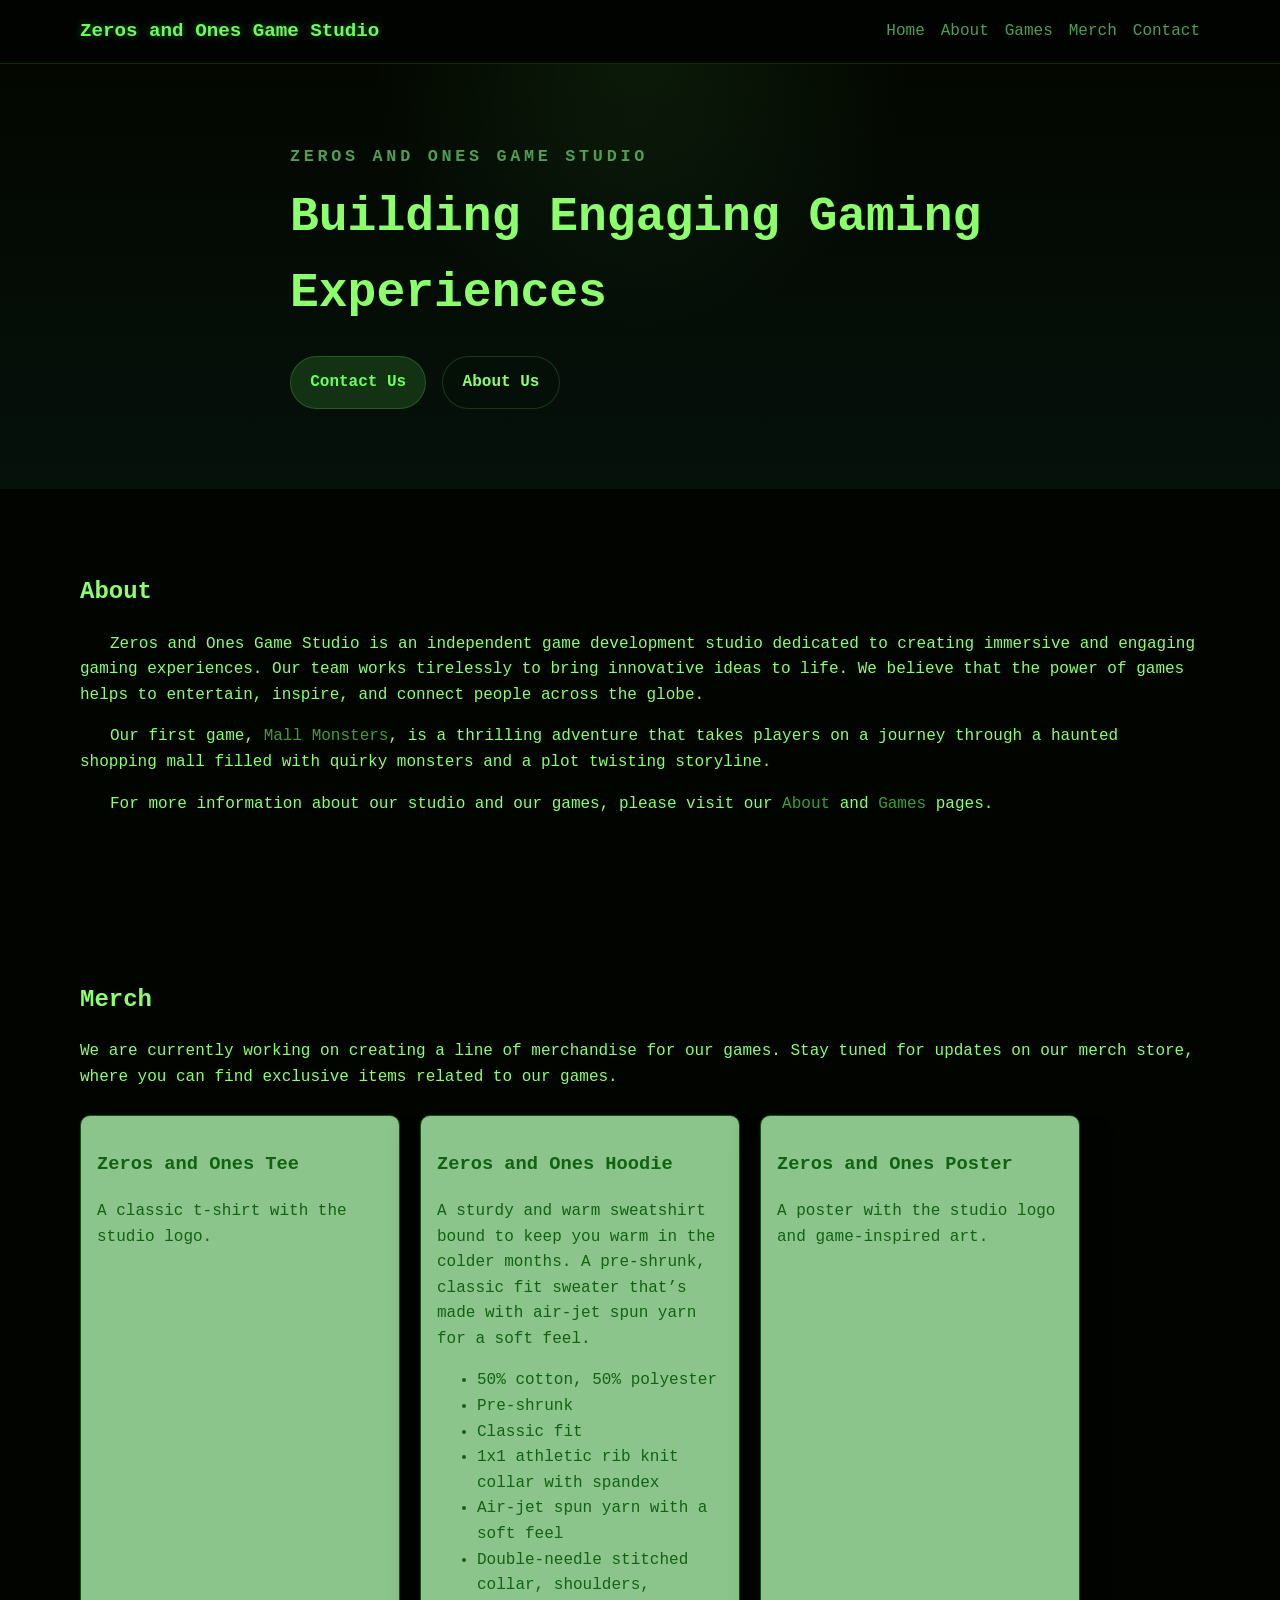
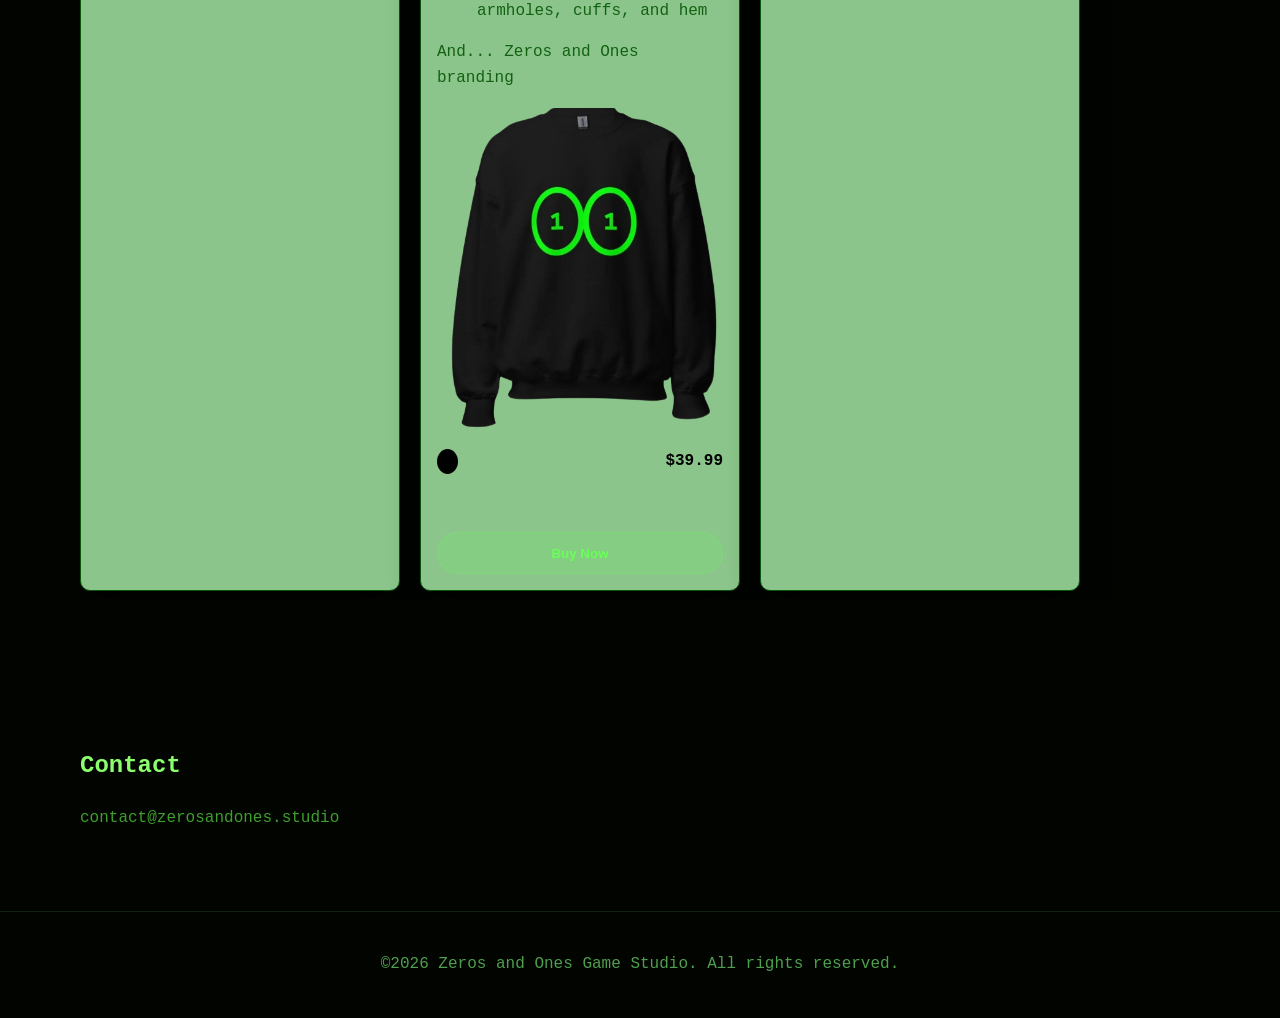
<file: index.html>
<!DOCTYPE html>
<html lang="en">
  <head>
    <meta charset="UTF-8" />
    <meta name="viewport" content="width=device-width, initial-scale=1.0" />
    <title>Home | Zeros and Ones Game Studio</title>
    <meta
      name="description"
      content="A simple, easy-to-edit website starter template.">
    <link rel="stylesheet" href="style.css" />
    <link rel="icon" href="Images/favicon.ico" type="image/png" />
  </head>
  <body>
    <header class="site-header">
      <div class="container nav-bar">
        <a class="brand" href="#home">Zeros and Ones Game Studio</a>
        <button class="nav-toggle" aria-label="Toggle navigation" aria-expanded="false">
          ☰
        </button>
        <nav class="site-nav" aria-label="Primary navigation">
          <a href="#home">Home</a>
          <a href="about">About</a>
          <a href="games">Games</a>
          <a href="#merch">Merch</a>
          <a href="#contact">Contact</a>
        </nav>
      </div>
    </header>

    <main id="home">
      <section class="hero">
        <div class="container hero-content">
          <p class="eyebrow">Zeros and Ones Game Studio</p>
          <h1>Building Engaging Gaming Experiences</h1>
          <div class="hero-actions">
            <a class="btn btn-primary" href="#contact">Contact Us</a>
            <a class="btn btn-secondary" href="#about">About Us</a>
          </div>
        </div>
      </section>

      <section id="about" class="section">
        <div class="container">
          <h2>About</h2>
          
            <p style="text-indent: 30px;">Zeros and Ones Game Studio is an independent game development studio dedicated to creating immersive and engaging gaming experiences. Our team works tirelessly to bring innovative ideas to life. We believe that the power of games helps to entertain, inspire, and connect people across the globe.</p>
            
              <p style="text-indent: 30px;">Our first game, <a href="Game/mall-monsters">Mall Monsters</a>, is a thrilling adventure that takes players on a journey through a haunted shopping mall filled with quirky monsters and a plot twisting storyline.</p>
              
                <p style="text-indent: 30px;">For more information about our studio and our games, please visit our <a href="about.html">About</a> and <a href="games.html">Games</a> pages.</p>
    
          
            
        </div>
      </section>

     
          
      <section id="merch" class="section">
        <div class="container">
          <h2>Merch</h2>
          <p>
            We are currently working on creating a line of merchandise for our games.
            Stay tuned for updates on our merch store, where you can find exclusive
            items related to our games.
          </p>
          <div class="merch-grid">
            <div class="merch-item">
              <h3 class="merch-item-text">Zeros and Ones Tee</h3>
              <p class="merch-item-text">A classic t-shirt with the studio logo.</p>
            </div>
            <div class="merch-item">
              <h3 class="merch-item-text">Zeros and Ones Hoodie</h3>
              <p class="merch-item-text">A sturdy and warm sweatshirt bound to keep you warm in the 
                colder months. A pre-shrunk, classic fit sweater that’s made with air-jet spun yarn for a soft feel.
                <ul class="merch-item-text">
                  <li>50% cotton, 50% polyester</li>
                  <li>Pre-shrunk</li>
                  <li>Classic fit</li>
                  <li>1x1 athletic rib knit collar with spandex</li>
                  <li>Air-jet spun yarn with a soft feel</li>
                  <li>Double-needle stitched collar, shoulders, armholes, cuffs, and hem</li>
                </ul>
                <p class="merch-item-text">And... Zeros and Ones branding</p>
                <img src="Images/Merch/Hoodie.png" alt="Zeros and Ones Hoodie" class="merch-item-image" />
                <div class="row">
                  <div class="circle" style="background: black"></div>
                  <p>‎ ‎ ‎ ‎ ‎ ‎ ‎ ‎ ‎ ‎ ‎ ‎ ‎ ‎ ‎ ‎ ‎ ‎ ‎ ‎ ‎ ‎ ‎ </p>
                  <b style=" color: #000">$39.99</b>
                </div>
                <button style="width: 100%;" class="btn btn-primary" onclick="window.location.href='https://zeros-and-ones-game-studio.printful.me/product/zeros-and-ones-sweatshirt'">Buy Now</button>
            </div>
            <div class="merch-item">
              <h3 class="merch-item-text">Zeros and Ones Poster</h3>
              <p class="merch-item-text">A poster with the studio logo and game-inspired art.</p>
            </div>
          </div>
        </div>
      </section>


      <section id="contact" class="section">
        <div class="container">
          <h2>Contact</h2>
          <p>
            <a href="mailto:contact@zerosandones.studio">contact@zerosandones.studio</a>
          </p>
        </div>
      </section>
    </main>

    <footer class="site-footer">
      <div class="container">
        <p>©<span id="year"></span> Zeros and Ones Game Studio. All rights reserved.</p>
      </div>
    </footer>

    <script src="script.js"></script>
  </body>
</html>
</file>
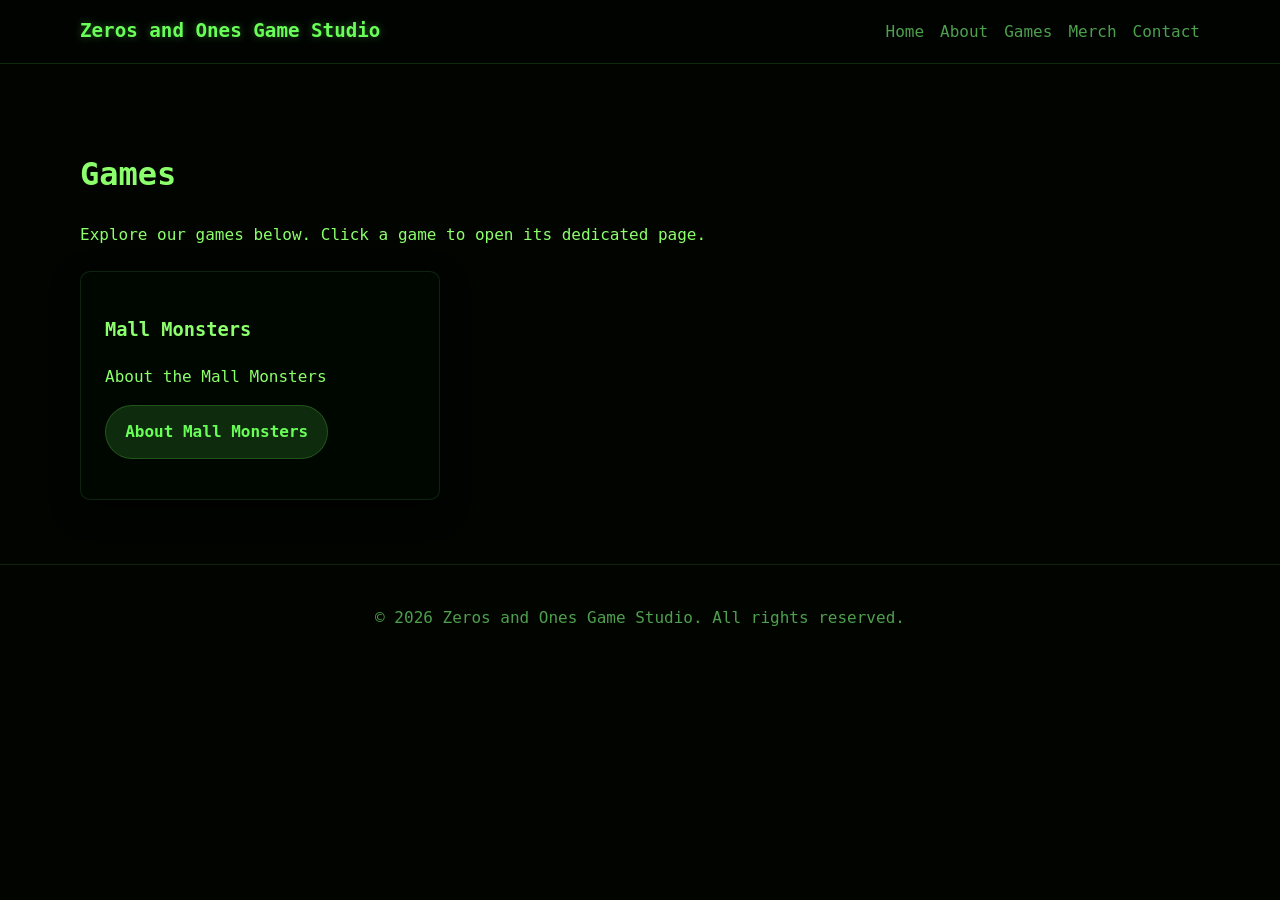
<file: Games/index.html>
<!DOCTYPE html>
<html lang="en">
	<head>
		<meta charset="UTF-8" />
		<meta name="viewport" content="width=device-width, initial-scale=1.0" />
		<title>Games | Zeros and Ones Game Studio</title>
		<meta name="description" content="Games by Zeros and Ones Game Studio" />
		<link rel="stylesheet" href="../style.css" />
		<link rel="icon" href="../Images/favicon.ico" type="image/png" />
	</head>
	<body>
		<header class="site-header">
			<div class="container nav-bar">
				<a class="brand" href="../index.html#home">Zeros and Ones Game Studio</a>
				<button class="nav-toggle" aria-label="Toggle navigation" aria-expanded="false">☰</button>
				<nav class="site-nav" aria-label="Primary navigation">
					<a href="../index.html#home">Home</a>
					<a href="../index.html#about">About</a>
					<a href="../index.html#games">Games</a>
					<a href="../index.html#merch">Merch</a>
					<a href="../index.html#contact">Contact</a>
				</nav>
			</div>
		</header>

		<main class="section">
			<div class="container">
				<h1>Games</h1>
				<p>Explore our games below. Click a game to open its dedicated page.</p>

				<div class="card-grid">
					<article class="card">
							<h3>Mall Monsters</h3>
							<p>About the Mall Monsters</p>
							<p><a class="btn btn-primary" href="mall-monsters.html">About Mall Monsters</a></p>
						</article>
				</div>
			</div>
		</main>

		<footer class="site-footer">
			<div class="container">
				<p>© <span id="year"></span> Zeros and Ones Game Studio. All rights reserved.</p>
			</div>
		</footer>

		<script src="../script.js"></script>
	</body>
</html>
</file>
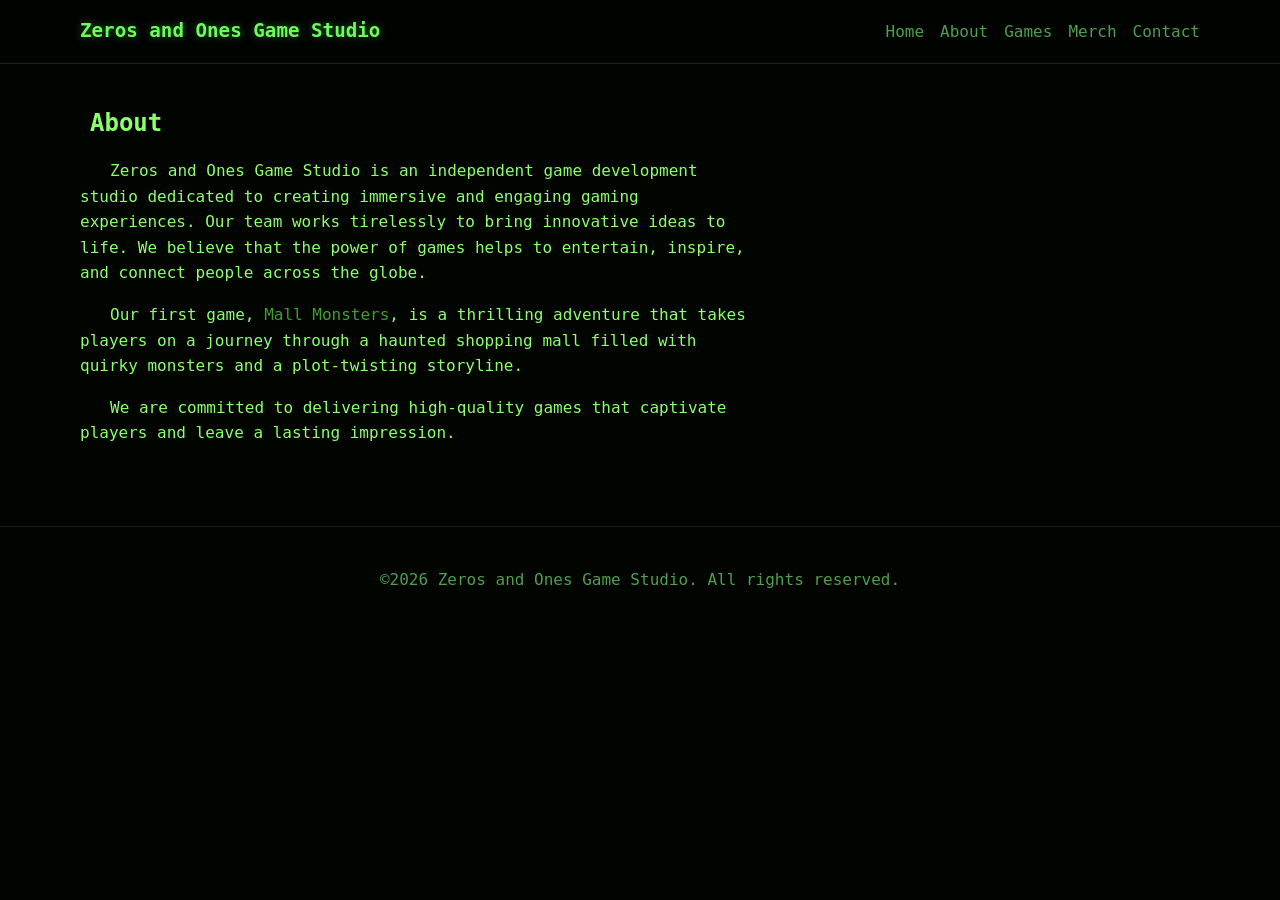
<file: about.html>
<!DOCTYPE html>
<html lang="en">
  <head>
    <meta charset="UTF-8" />
    <meta name="viewport" content="width=device-width, initial-scale=1.0" />
    <title>About | Zeros and Ones Game Studio</title>
    <meta
      name="description"
      content="A simple, easy-to-edit website starter template.">
    <link rel="stylesheet" href="style.css" />
    <link rel="icon" href="Images/favicon.ico" type="image/png" />
  </head>
  <body>
    <header class="site-header">
      <div class="container nav-bar">
        <a class="brand" href="index.html">Zeros and Ones Game Studio</a>
        <button class="nav-toggle" aria-label="Toggle navigation" aria-expanded="false">
          ☰
        </button>
        <nav class="site-nav" aria-label="Primary navigation">
          <a href="index.html#home">Home</a>
          <a href="about">About</a>
          <a href="games">Games</a>
          <a href="index.html#merch">Merch</a>
          <a href="index.html#contact">Contact</a>
        </nav>
      </div>
    </header>

    <main class="page-content container">
      <h2 style="text-indent: 10px;">About</h2>

      <p style="text-indent: 30px;">
        Zeros and Ones Game Studio is an independent game development studio
        dedicated to creating immersive and engaging gaming experiences. Our team
        works tirelessly to bring innovative ideas to life. We believe that the
        power of games helps to entertain, inspire, and connect people across
        the globe.
      </p>

      <p style="text-indent: 30px;">
        Our first game,
        <a href="Games/mall-monsters">Mall Monsters</a>, is a thrilling
        adventure that takes players on a journey through a haunted shopping
        mall filled with quirky monsters and a plot-twisting storyline.
      </p>

      <p style="text-indent: 30px;">
        We are committed to delivering high-quality games that captivate players
        and leave a lasting impression.
      </p>
    </main>
    <footer class="site-footer">
      <div class="container">
        <p>©<span id="year"></span> Zeros and Ones Game Studio. All rights reserved.</p>
      </div>
    </footer>

    <script src="script.js"></script>
  </body>
</html>
</file>
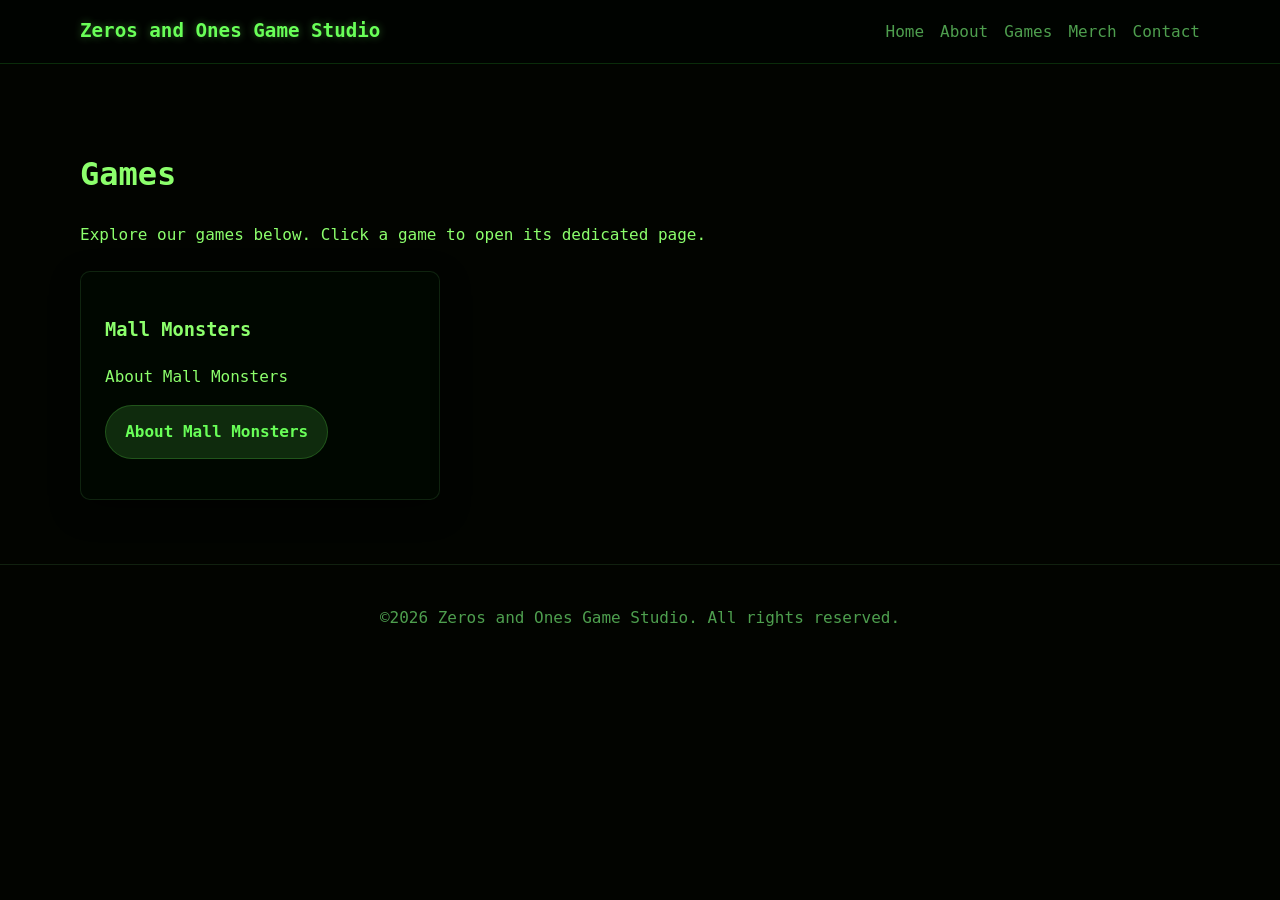
<file: games.html>
<!DOCTYPE html>
<html lang="en">
	<head>
		<meta charset="UTF-8" />
		<meta name="viewport" content="width=device-width, initial-scale=1.0" />
		<title>Games | Zeros and Ones Game Studio</title>
		<meta name="description" content="Games by Zeros and Ones Game Studio" />
		<link rel="stylesheet" href="style.css" />
		<link rel="icon" href="Images/favicon.ico" type="image/png" />
	</head>
	<body>
		<header class="site-header">
			<div class="container nav-bar">
				<a class="brand" href="index.html#home">Zeros and Ones Game Studio</a>
				<button class="nav-toggle" aria-label="Toggle navigation" aria-expanded="false">☰</button>
				<nav class="site-nav" aria-label="Primary navigation">
					<a href="index.html">Home</a>
					<a href="about">About</a>
					<a href="games">Games</a>
					<a href="index.html#merch">Merch</a>
					<a href="index.html#contact">Contact</a>
				</nav>
			</div>
		</header>

		<main class="section">
			<div class="container">
				<h1>Games</h1>
				<p>Explore our games below. Click a game to open its dedicated page.</p>

				<div class="card-grid">
					<article class="card">
							<h3>Mall Monsters</h3>
							<p>About Mall Monsters</p>
							<p><a class="btn btn-primary" href="Game/mall-monsters">About Mall Monsters</a></p>
						</article>
				</div>
			</div>
		</main>

		<footer class="site-footer">
			<div class="container">
				<p>©<span id="year"></span> Zeros and Ones Game Studio. All rights reserved.</p>
			</div>
		</footer>

		<script src="../script.js"></script>
	</body>
</html>
</file>
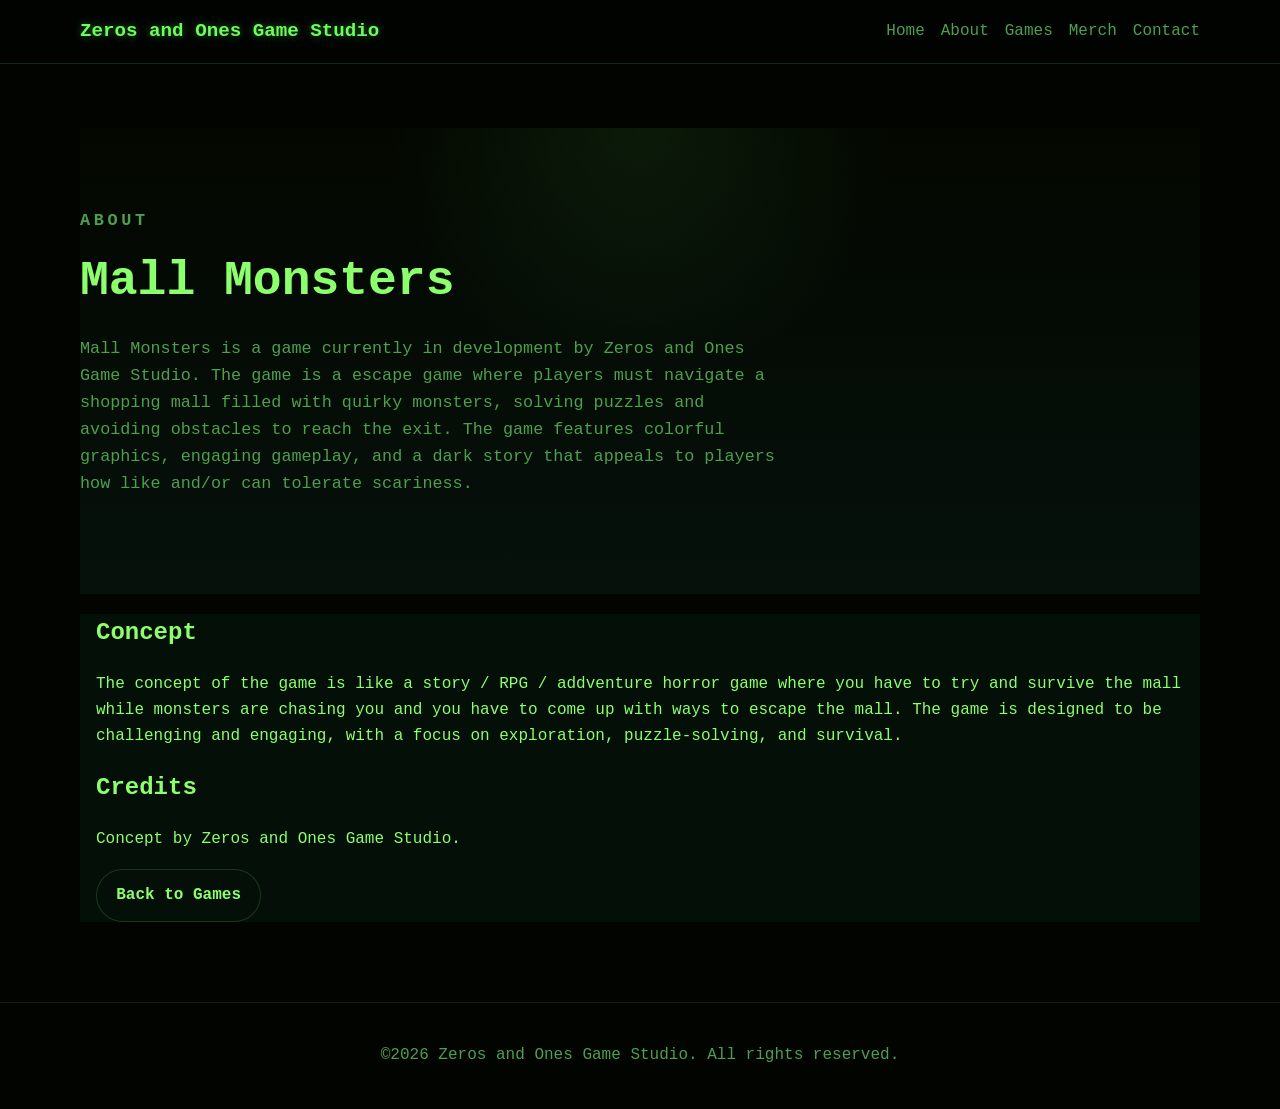
<file: Game/mall-monsters.html>
<!DOCTYPE html>
<html lang="en">
	<head>
		<meta charset="utf-8" />
		<meta name="viewport" content="width=device-width, initial-scale=1" />
		<title>Mall Monsters | Zeros and Ones</title>
		<link rel="stylesheet" href="../style.css" />
		<link rel="icon" href="../Images/favicon.ico" type="image/png" />
	</head>
	<body>
		<header class="site-header">
			<div class="container nav-bar">
				<a class="brand" href="../index.html">Zeros and Ones Game Studio</a>
				<button class="nav-toggle" aria-label="Toggle navigation" aria-expanded="false">☰</button>
				<nav class="site-nav" aria-label="Primary navigation">
					<a href="../index.html">Home</a>
					<a href="../about">About</a>
					<a href="../games">Games</a>
					<a href="../index.html#merch">Merch</a>
					<a href="../index.html#contact">Contact</a>
				</nav>
			</div>
		</header>
		<main class="section">
			<div class="container">
				<section class="hero">
					<div class="hero-content">
						<p class="eyebrow">About</p>
						<h1>Mall Monsters</h1>
						<p>
							Mall Monsters is a game currently in development by Zeros and Ones Game Studio. The game is a escape game where players must navigate a shopping mall filled with quirky monsters, solving puzzles and avoiding obstacles to reach the exit. The game features colorful graphics, engaging gameplay, and a dark story that appeals to players how like and/or can tolerate scariness.
						</p>
					</div>
				</section>

				<section class="section-alt">
					<div class="container">
						<h2>Concept</h2>
						<p>
							The concept of the game is like a story / RPG / addventure horror game where you have to try and survive the mall while monsters
							are chasing you and you have to come up with ways to escape the mall. The game is designed to be challenging and engaging, with a focus on exploration, puzzle-solving, and survival.
						</p>
						<h2>Credits</h2>
						<p>Concept by Zeros and Ones Game Studio.</p>

						<p><a class="btn btn-secondary" href="../games">Back to Games</a></p>
					</div>
				</section>
			</div>
		</main>
		

		<footer class="site-footer">
			<div class="container">
				<p>©<span id="year"></span> Zeros and Ones Game Studio. All rights reserved.</p>
			</div>
		</footer>

		<script src="../script.js"></script>
	</body>
</html>
</file>
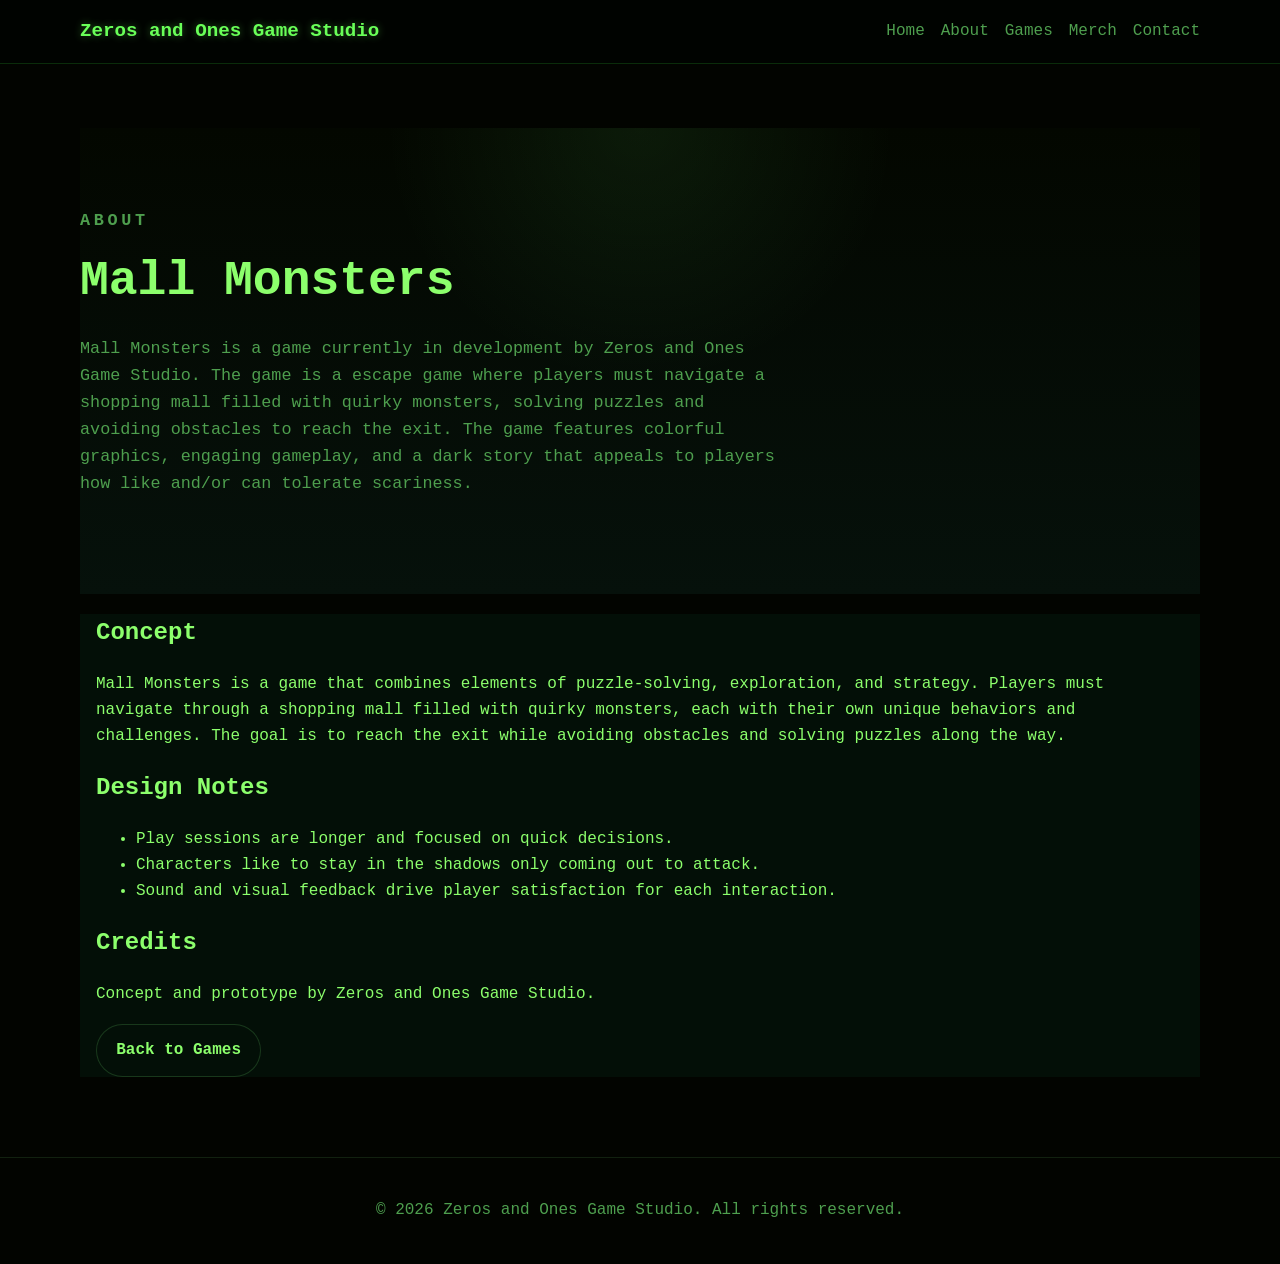
<file: Games/mall-monsters.html>
<!DOCTYPE html>
<html lang="en">
	<head>
		<meta charset="utf-8" />
		<meta name="viewport" content="width=device-width, initial-scale=1" />
		<title>Mall Monsters | Zeros and Ones</title>
		<link rel="stylesheet" href="../style.css" />
		<link rel="icon" href="../Images/favicon.ico" type="image/png" />
	</head>
	<body>
		<header class="site-header">
			<div class="container nav-bar">
				<a class="brand" href="../index.html#home">Zeros and Ones Game Studio</a>
				<button class="nav-toggle" aria-label="Toggle navigation" aria-expanded="false">☰</button>
				<nav class="site-nav" aria-label="Primary navigation">
					<a href="../index.html#home">Home</a>
					<a href="../about.html">About</a>
					<a href="../games.html">Games</a>
					<a href="../index.html#merch">Merch</a>
					<a href="../index.html#contact">Contact</a>
				</nav>
			</div>
		</header>

		


		
		<main class="section">
			<div class="container">
				<section class="hero">
					<div class="hero-content">
						<p class="eyebrow">About</p>
						<h1>Mall Monsters</h1>
						<p>
							Mall Monsters is a game currently in development by Zeros and Ones Game Studio. The game is a escape game where players must navigate a shopping mall filled with quirky monsters, solving puzzles and avoiding obstacles to reach the exit. The game features colorful graphics, engaging gameplay, and a dark story that appeals to players how like and/or can tolerate scariness.
						</p>
					</div>
				</section>

				<section class="section-alt">
					<div class="container">
						<h2>Concept</h2>
						<p>
							Mall Monsters is a game that combines elements of puzzle-solving, exploration, and strategy. Players must navigate through a shopping mall filled with quirky monsters, each with their own unique behaviors and challenges. The goal is to reach the exit while avoiding obstacles and solving puzzles along the way.
						</p>

						<h2>Design Notes</h2>
						<ul>
							<li>Play sessions are longer and focused on quick decisions.</li>
							<li>Characters like to stay in the shadows only coming out to attack.</li>
							<li>Sound and visual feedback drive player satisfaction for each interaction.</li>
						</ul>

						<h2>Credits</h2>
						<p>Concept and prototype by Zeros and Ones Game Studio.</p>

						<p><a class="btn btn-secondary" href="../games.html">Back to Games</a></p>
					</div>
				</section>
			</div>
		</main>
		

		<footer class="site-footer">
			<div class="container">
				<p>© <span id="year"></span> Zeros and Ones Game Studio. All rights reserved.</p>
			</div>
		</footer>

		<script src="../script.js"></script>
	</body>
</html>
</file>
<file: style.css>
:root {
  --bg: #020400;
  --surface: #04100a;
  --text: #8cff6c;
  --muted: #4e9f4e;
  --primary: #69ff58;
  --primary-dark: #3f9f2d;
  --border: #0a2c0a;
  --shadow: 0 10px 30px rgba(0, 0, 0, 0.6);
  --radius: 10px;
}

* {
  box-sizing: border-box;
}

html {
  scroll-behavior: smooth;
}

body {
  margin: 0;
  font-family: "Fira Code", "Source Code Pro", Consolas, Monaco, monospace;
  line-height: 1.6;
  color: var(--text);
  background: var(--bg);
}

a {
  color: var(--primary-dark);
  text-decoration: none;
}

.container {
  width: min(1120px, calc(100% - 2rem));
  margin: 0 auto;
}

.site-header {
  position: sticky;
  top: 0;
  z-index: 100;
  background: rgba(0, 4, 0, 0.95);
  backdrop-filter: blur(8px);
  border-bottom: 1px solid var(--border);
}

.nav-bar {
  display: flex;
  align-items: center;
  justify-content: space-between;
  padding: 1rem 0;
  position: relative;
}

.brand {
  font-size: 1.2rem;
  font-weight: 700;
  color: var(--primary);
  text-shadow: 0 0 8px rgba(105, 255, 88, 0.4);
}

.site-nav {
  display: flex;
  gap: 1rem;
}

.site-nav a {
  color: var(--muted);
  transition: color 0.2s ease;
}

.site-nav a:hover {
  color: var(--primary);
}

.nav-toggle {
  display: none;
  border: 1px solid rgba(105, 255, 88, 0.25);
  background: rgba(105, 255, 88, 0.15);
  color: var(--primary);
  padding: 0.55rem 0.7rem;
  border-radius: 999px;
  font-size: 1.25rem;
  line-height: 1;
  cursor: pointer;
  box-shadow: 0 0 10px rgba(105, 255, 88, 0.16);
}

.hero {
  padding: 5rem 0;
  background: radial-gradient(circle at top, rgba(109, 255, 114, 0.08), transparent 35%),
    linear-gradient(180deg, #030700 0%, #06110b 100%);
}

.hero-content {
  max-width: 700px;
}

.eyebrow {
  margin: 0 0 0.5rem;
  font-size: 0.9rem;
  font-weight: 700;
  letter-spacing: 0.22em;
  text-transform: uppercase;
  color: var(--primary);
}

.hero h1 {
  font-size: clamp(2rem, 4vw, 3rem);
  margin: 0 0 1rem;
}

.hero p {
  color: var(--muted);
  font-size: 1.05rem;
}

.hero-actions {
  display: flex;
  flex-wrap: wrap;
  gap: 1rem;
  margin-top: 1.5rem;
}

.btn {
  display: inline-block;
  padding: 0.8rem 1.2rem;
  border-radius: 999px;
  font-weight: 600;
  transition: transform 0.2s ease, background 0.2s ease, box-shadow 0.2s ease;
  border: 1px solid rgba(105, 255, 88, 0.2);
}

.btn:hover {
  transform: translateY(-2px);
  box-shadow: 0 0 16px rgba(105, 255, 88, 0.25);
}

.btn-primary {
  background: rgba(105, 255, 88, 0.15);
  color: var(--primary);
}

.btn-primary:hover {
  background: rgba(105, 255, 88, 0.3);
}

.btn-secondary {
  background: rgba(4, 16, 8, 0.9);
  color: var(--text);
  border: 1px solid rgba(74, 148, 74, 0.3);
}

.section {
  padding: 4rem 0;
}

.section-alt {
  background: rgba(4, 16, 8, 0.95);
}

.page-content {
  padding: 2.5rem 0 4rem;
}

.page-content h2 {
  margin: 0 0 1rem;
}

.page-content p {
  margin: 0 0 1rem;
  max-width: 70ch;
}

.image-wrapper {
  margin-top: 1.5rem;
}

.featured-image {
  display: block;
  width: 100%;
  max-width: 480px;
  height: auto;
  border-radius: var(--radius);
  box-shadow: var(--shadow);
}

.card-grid {
  display: grid;
  grid-template-columns: repeat(3, minmax(0, 1fr));
  gap: 1.25rem;
  margin-top: 1.5rem;
}

.card {
  padding: 1.5rem;
  background: rgba(0, 8, 0, 0.95);
  border: 1px solid rgba(74, 148, 74, 0.2);
  border-radius: var(--radius);
  box-shadow: 0 10px 30px rgba(0, 0, 0, 0.45);
}

.merch-grid {
  display: flex;
  gap: 1.25rem;
  margin-top: 1.5rem;
  overflow-x: auto;
  padding-bottom: 0.5rem;
  scroll-snap-type: x proximity;
}

.merch-item {
  flex: 0 0 min(80vh, 320px);
  padding: 1rem;
  background: rgba(147, 208, 147, 0.95);
  border: 1px solid rgb(9, 84, 9);
  border-radius: var(--radius);
  box-shadow: 0 10px 30px rgba(0, 0, 0, 0.45);
  scroll-snap-align: start;
}

.merch-item-text {
  color: #136113;
}

.merch-item img {
  display: block;
  width: 100%;
  height: auto;
  border-radius: calc(var(--radius) - 2px);
  margin-bottom: 0.75rem;
}

.site-footer {
  padding: 1.5rem 0;
  border-top: 1px solid rgba(74, 148, 74, 0.2);
  color: var(--muted);
  text-align: center;
}

.row {
  display: flex;
  gap: 1rem;
}

.circle {
  width: 25px;
  height: 25px;
  border-radius: 50%;
  background: var(--primary);
}

@media (max-width: 768px) {
  .nav-toggle {
    display: block;
  }

  .site-nav {
    position: absolute;
    top: 100%;
    right: 1rem;
    flex-direction: column;
    padding: 1rem;
    background: var(--surface);
    border: 1px solid var(--border);
    border-radius: var(--radius);
    box-shadow: var(--shadow);
    display: none;
  }

  .site-nav.is-open {
    display: flex;
  }

  .card-grid {
    grid-template-columns: 1fr;
  }
}
</file>
